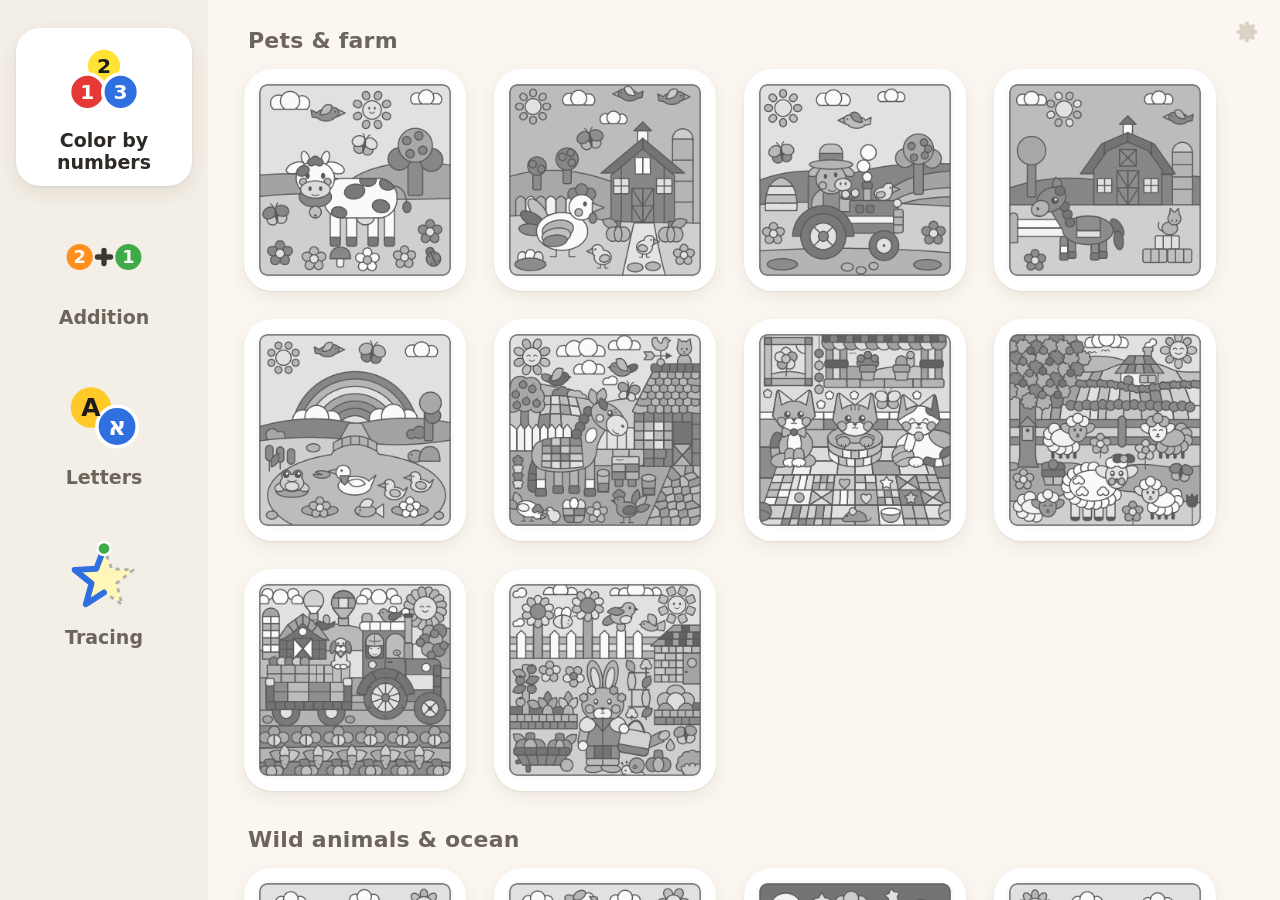
<file: index.html>
<!doctype html>
<html lang="en">
<head>
  <script>(function () {
  var q = location.search;
  var mute = /[?&]mute\b/.test(q) || navigator.webdriver === true || (false && !/[?&]sound\b/.test(q));
  if (!mute) return;
  window.__cbnMuted = true;
  var AC = window.AudioContext || window.webkitAudioContext;
  if (AC) {
    var getDest = null;
    for (var p = AC.prototype; p && !getDest; p = Object.getPrototypeOf(p)) {
      var d = Object.getOwnPropertyDescriptor(p, 'destination');
      if (d && d.get) getDest = d.get;
    }
    var Muted = class extends AC {
      constructor(options) {
        super(options);
        var silent = this.createGain();
        silent.gain.value = 0;
        silent.connect(getDest.call(this));
        Object.defineProperty(this, 'destination', { value: silent, configurable: true });
      }
    };
    window.AudioContext = Muted;
    window.webkitAudioContext = Muted;
  }
  var play = HTMLMediaElement.prototype.play;
  HTMLMediaElement.prototype.play = function () { this.muted = true; return play.call(this); };
})();</script>

  <meta charset="utf-8" />
  <meta name="viewport" content="width=device-width, initial-scale=1, viewport-fit=cover, user-scalable=no" />
  <meta name="mobile-web-app-capable" content="yes" />
  <meta name="apple-mobile-web-app-capable" content="yes" />
  <meta name="apple-mobile-web-app-status-bar-style" content="default" />
  <meta name="apple-mobile-web-app-title" content="Colors" />
  <meta name="theme-color" content="#FBF7F0" />
  <meta name="format-detection" content="telephone=no" />
  <link rel="manifest" href="./manifest.webmanifest" />
  <link rel="apple-touch-icon" href="./icons/apple-touch-icon.png" />
  <link rel="icon" type="image/png" sizes="192x192" href="./icons/icon-192.png" />
  <title>Color by Numbers</title>
  <style>html,body{background:#fbf7f0;margin:0}</style>
  <script type="module" crossorigin src="./assets/main-Bz7SHUrB.js"></script>
  <link rel="modulepreload" crossorigin href="./assets/db-DYBrxev2.js">
  <link rel="stylesheet" crossorigin href="./assets/main-oPlfPm_W.css">
</head>
<body>
  <div id="app"></div>
</body>
</html>
</file>
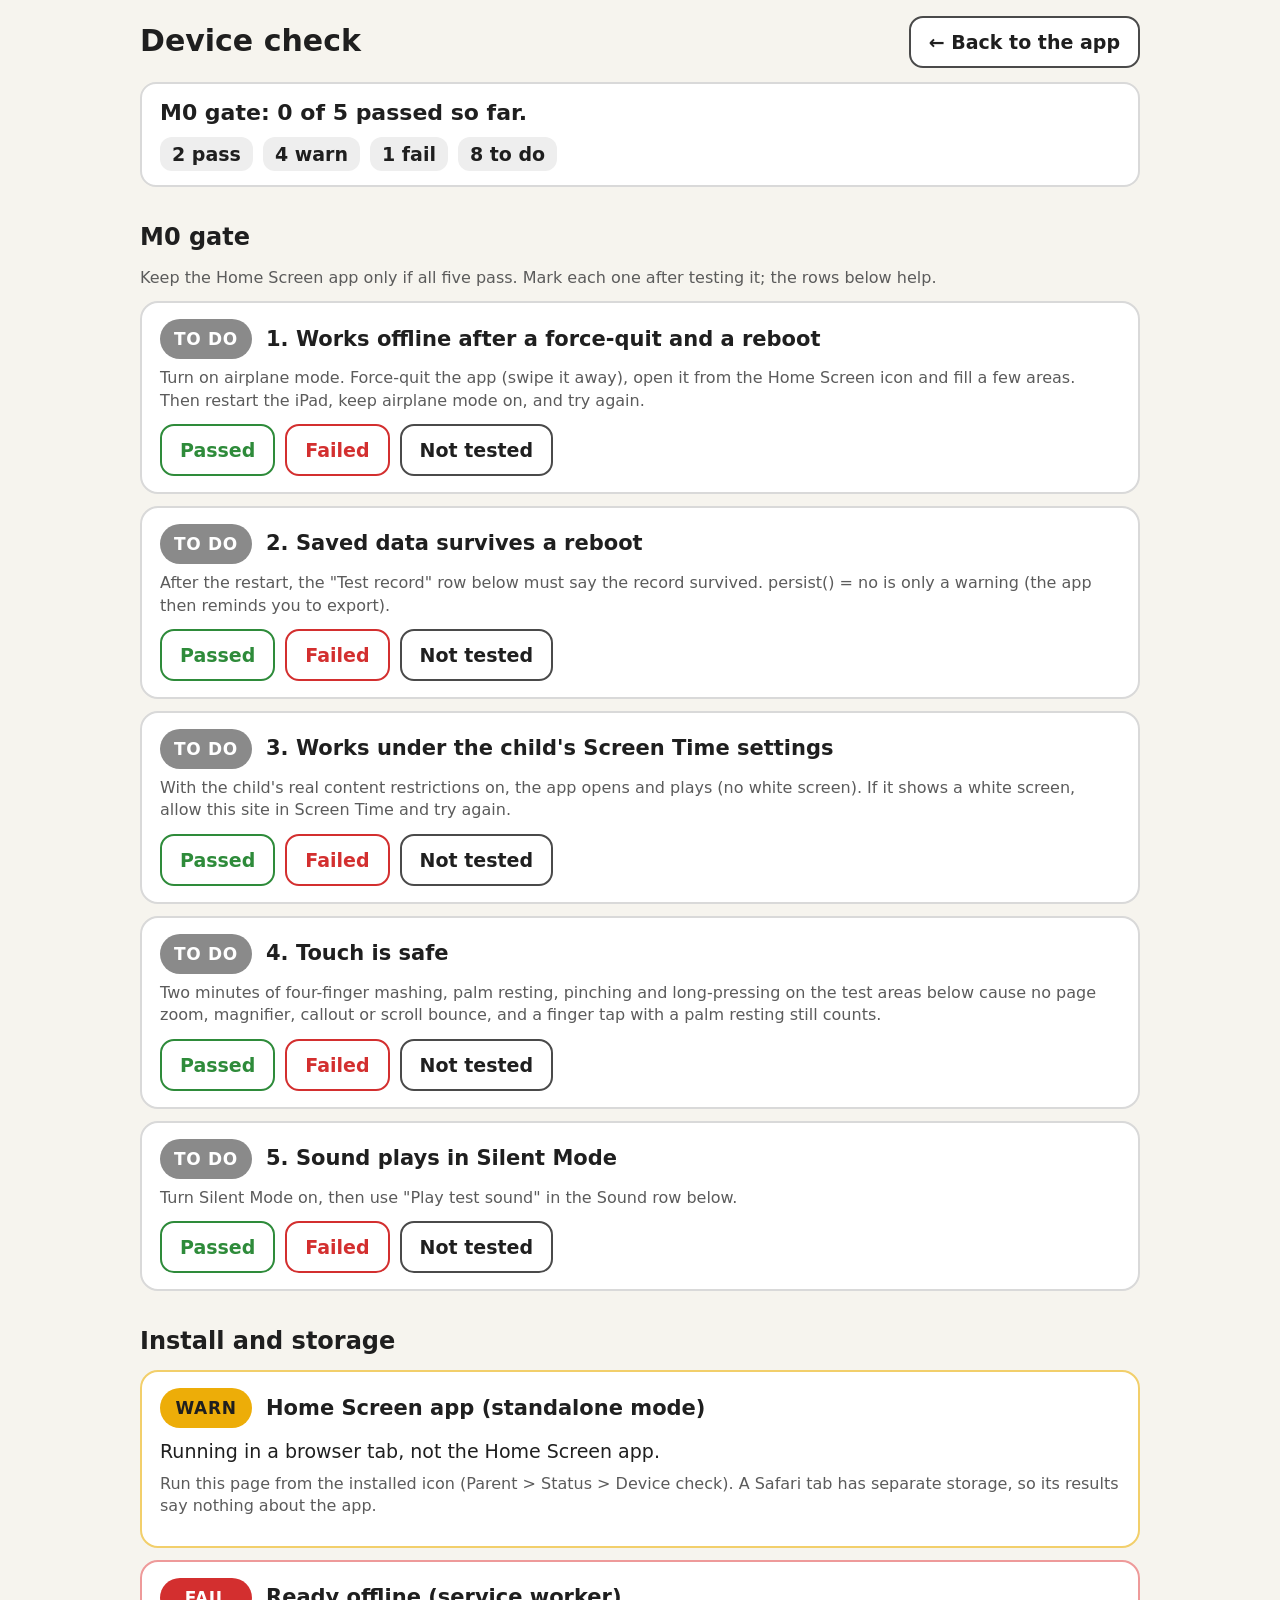
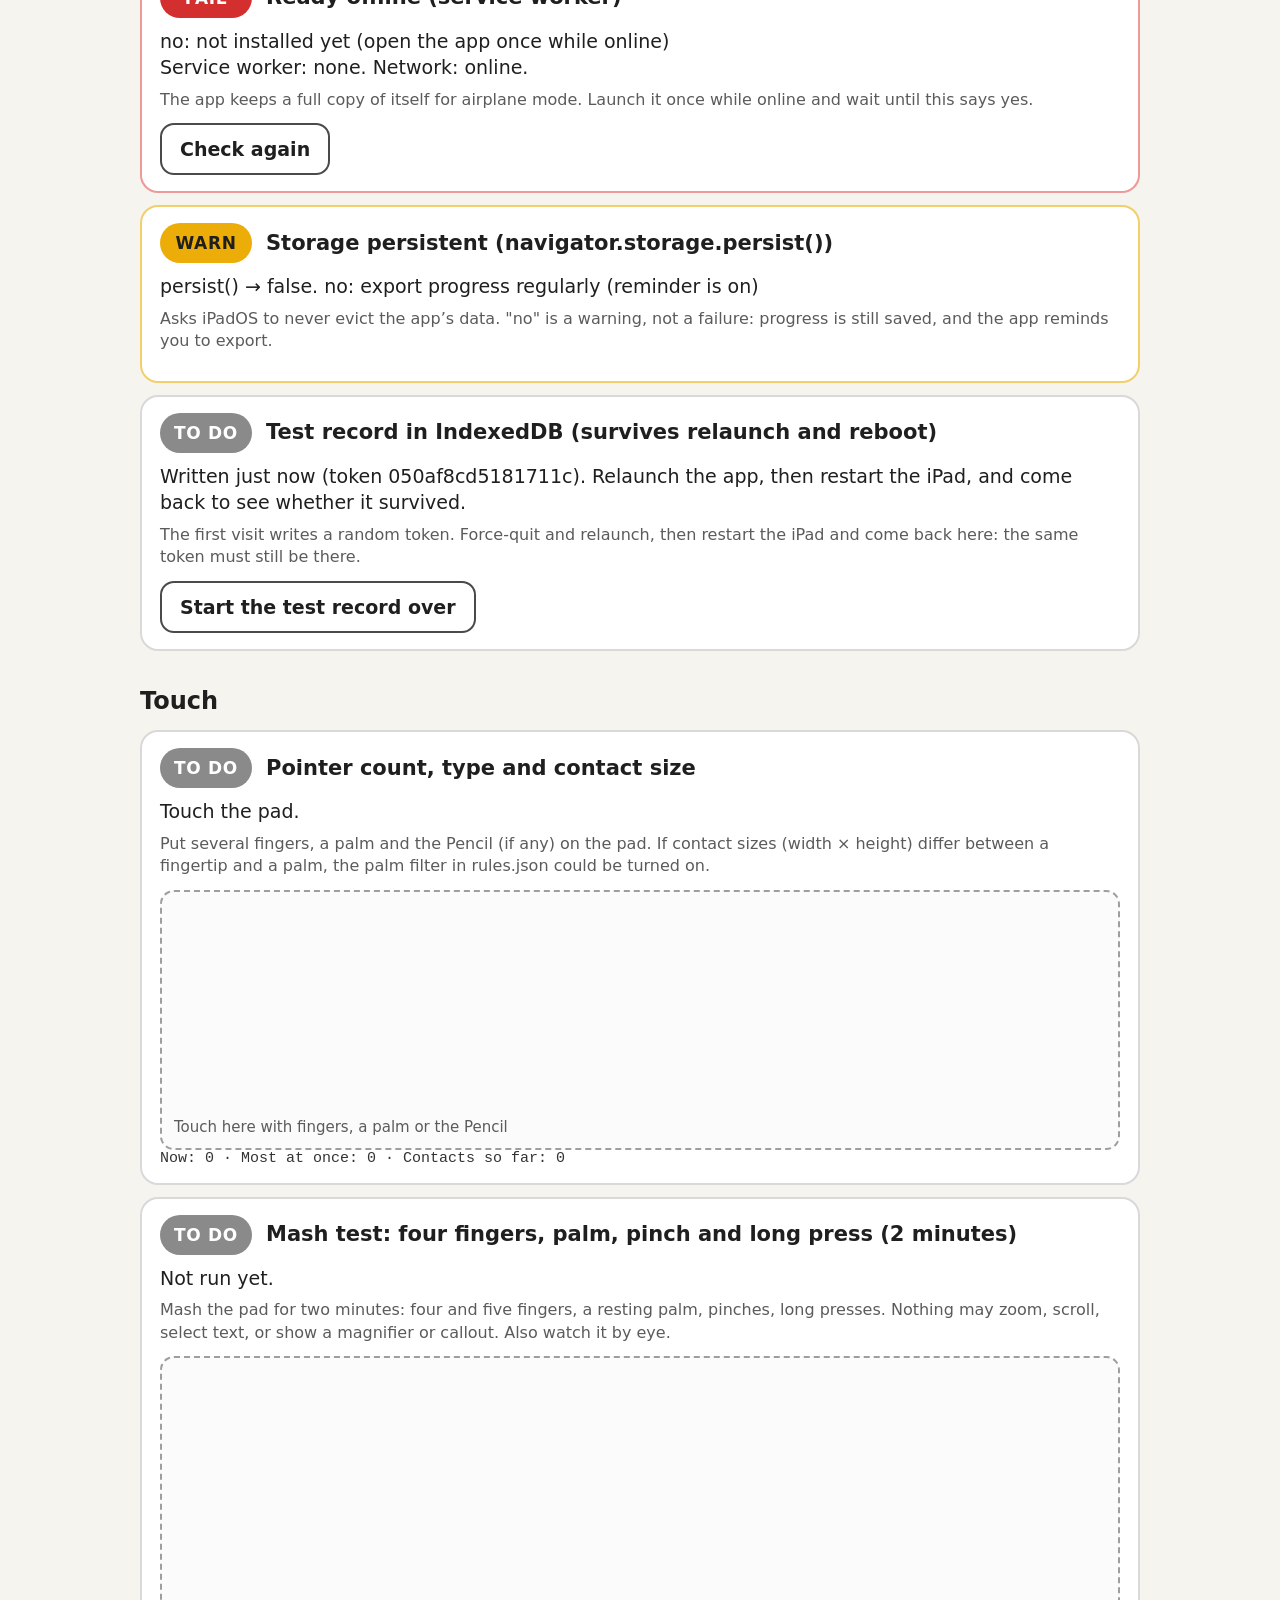
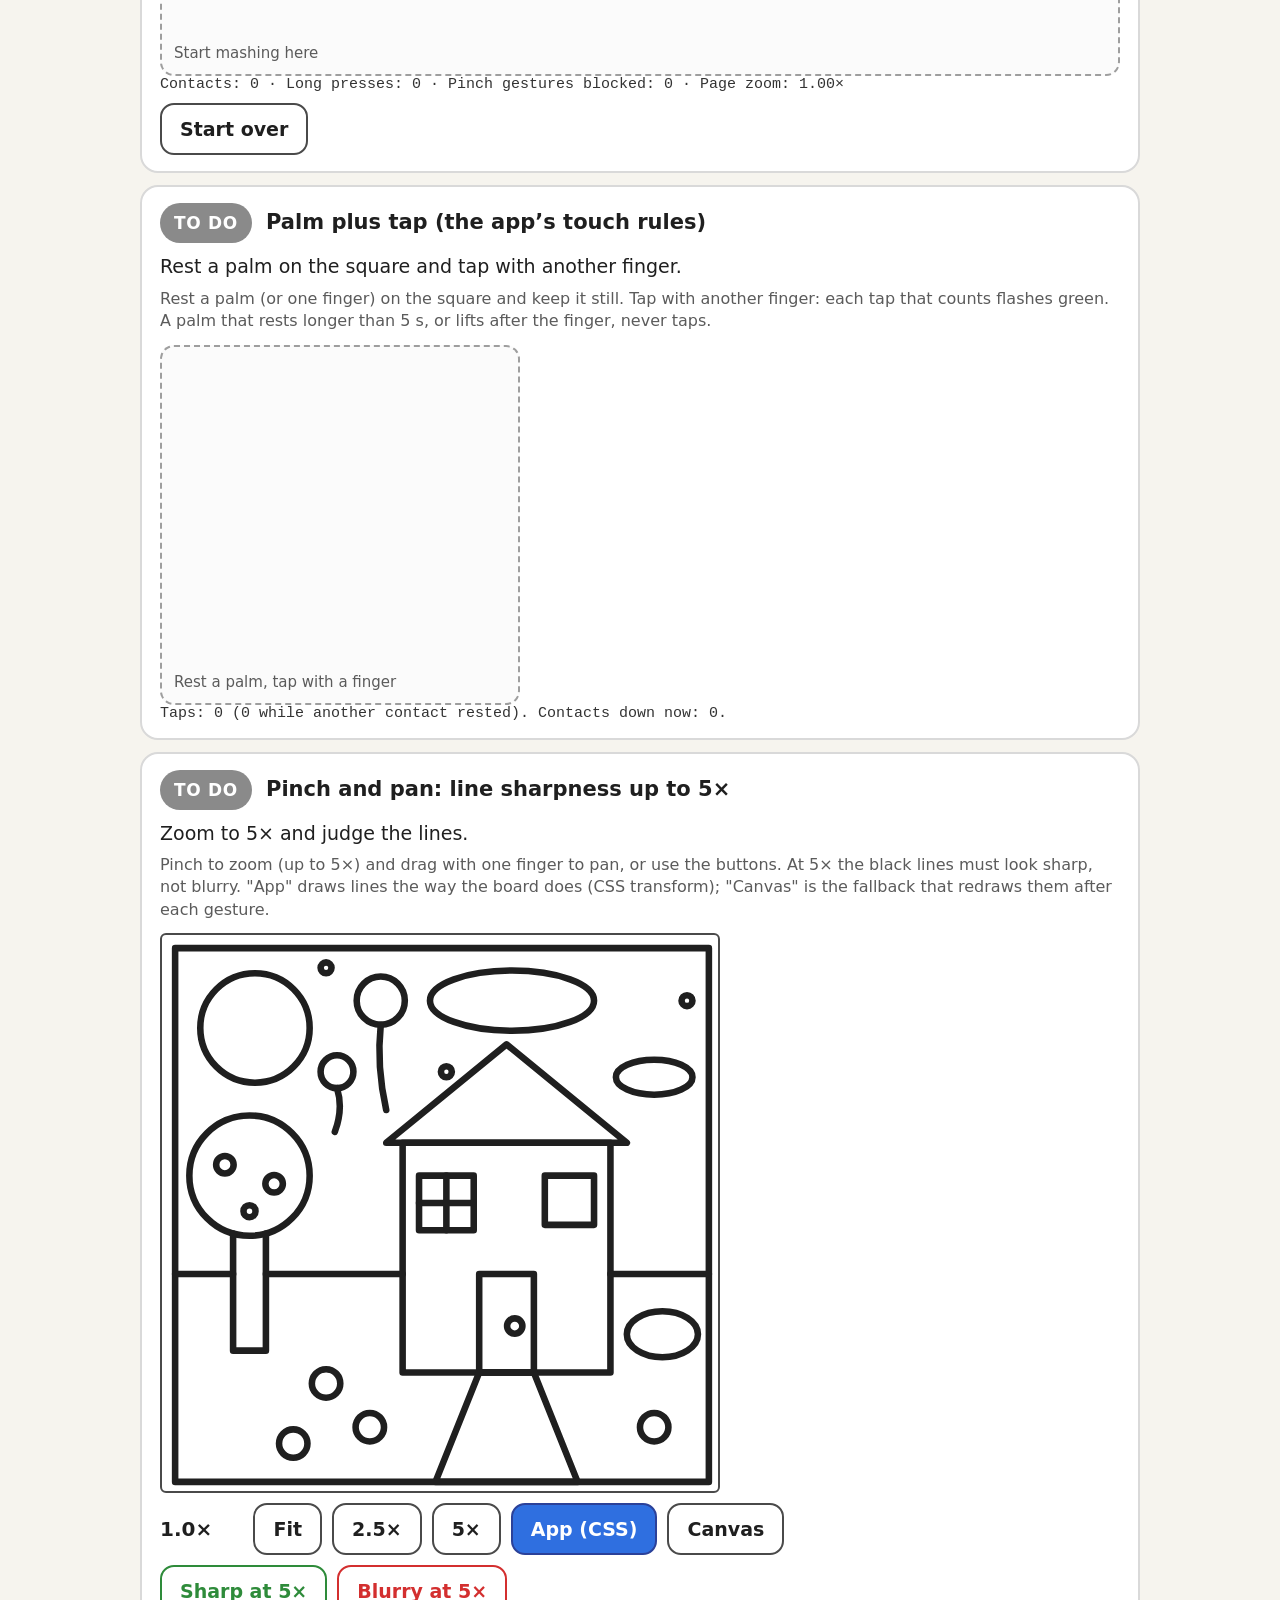
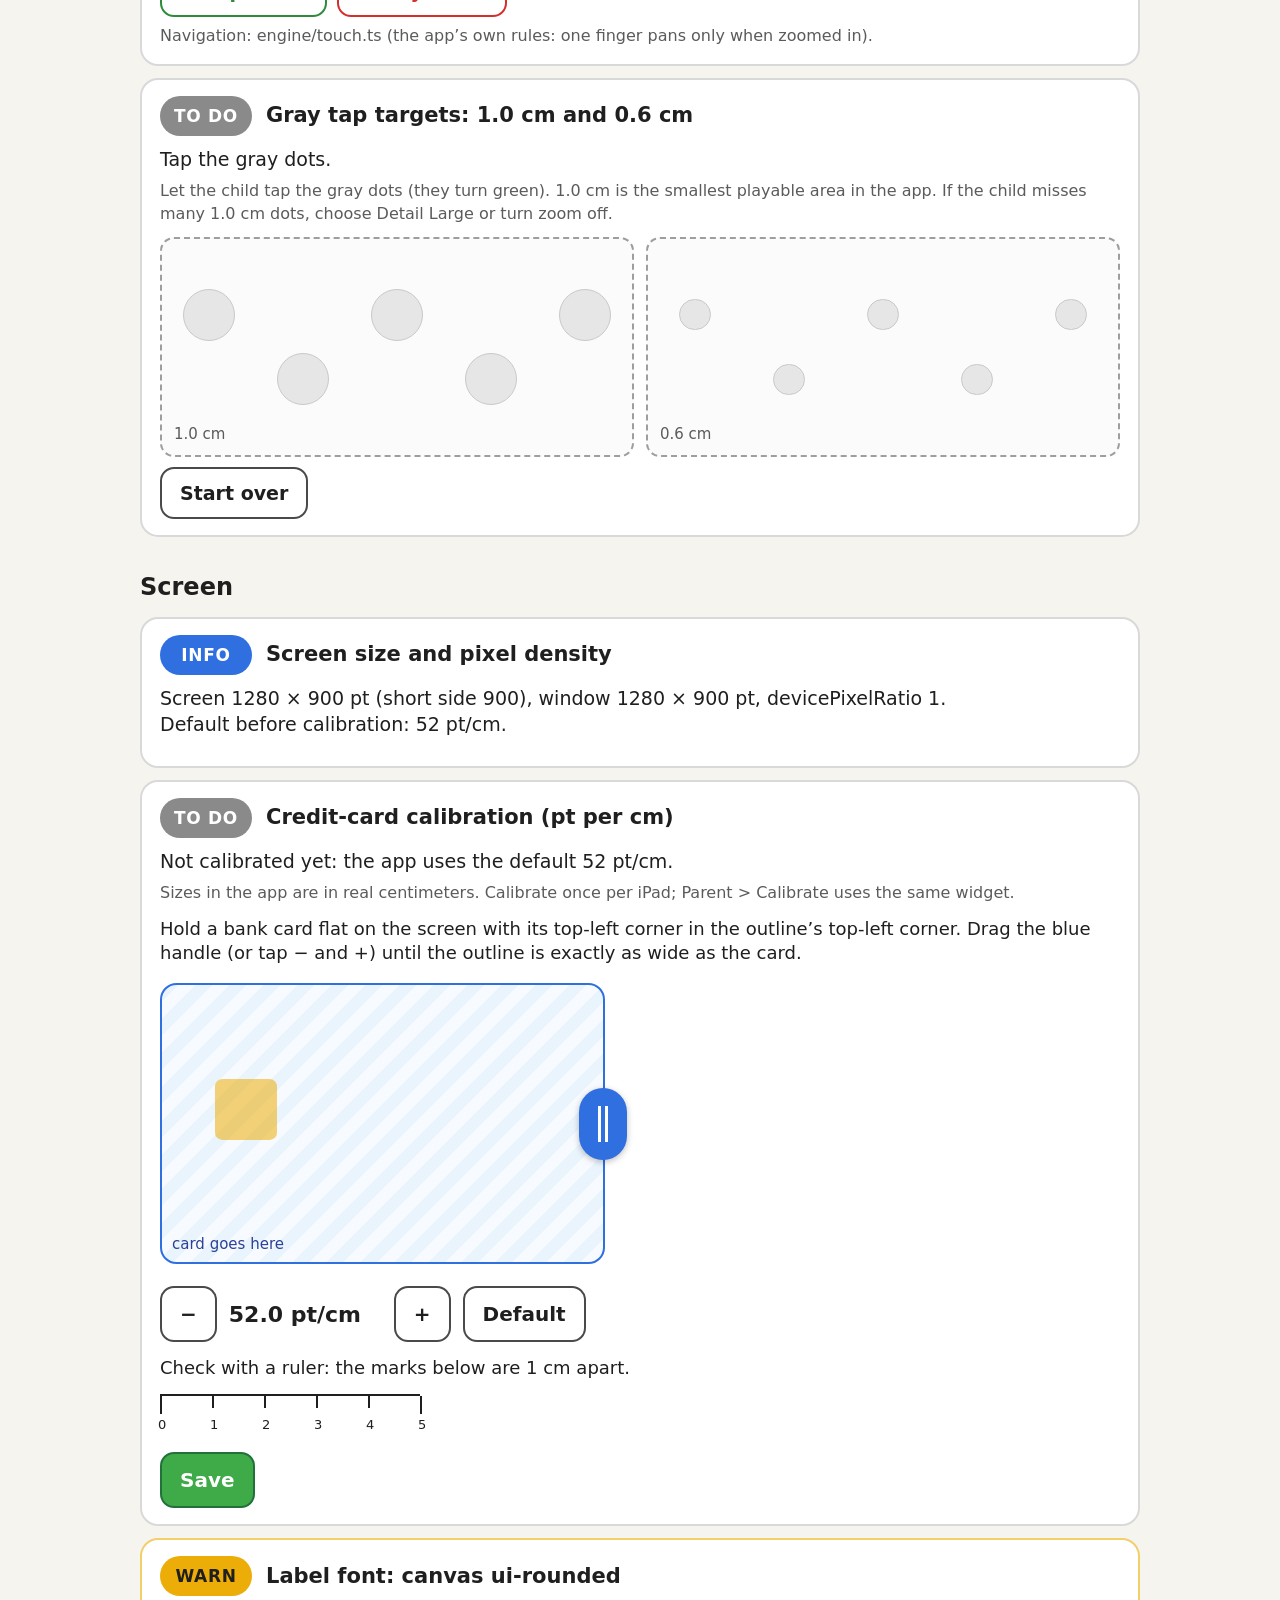
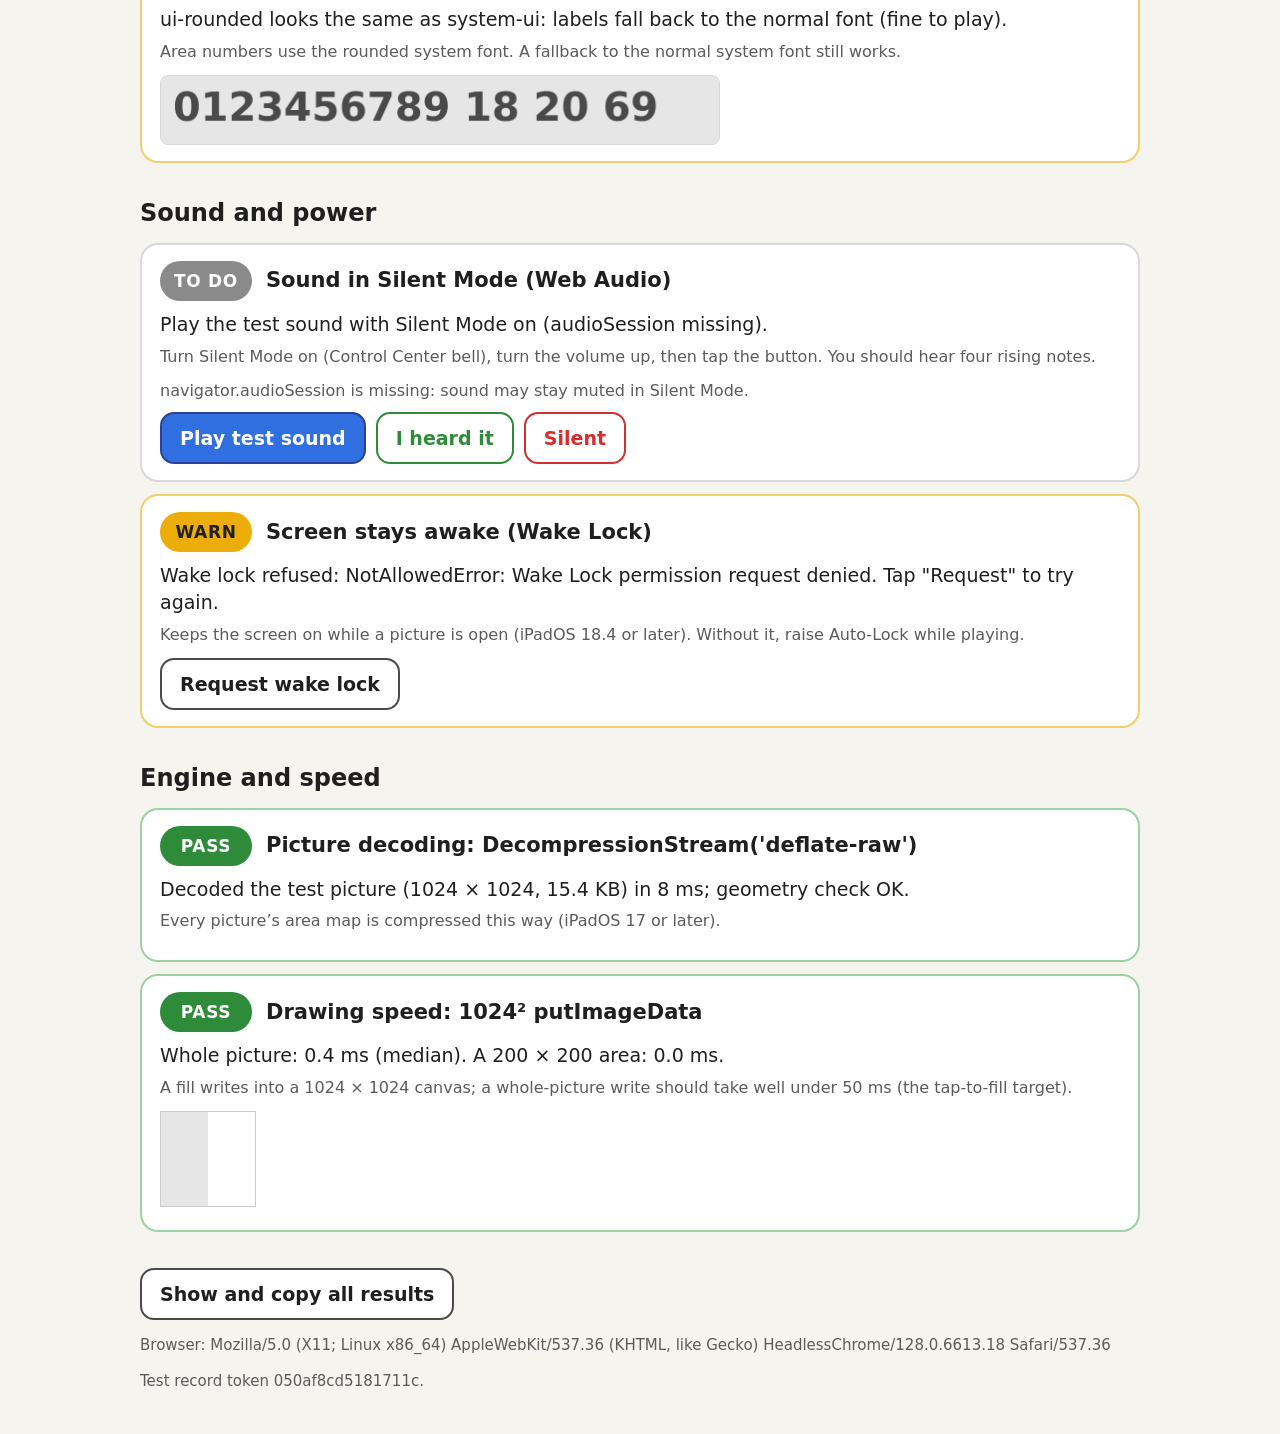
<file: check.html>
<!doctype html>
<html lang="en">
<head>
  <script>(function () {
  var q = location.search;
  var mute = /[?&]mute\b/.test(q) || navigator.webdriver === true || (false && !/[?&]sound\b/.test(q));
  if (!mute) return;
  window.__cbnMuted = true;
  var AC = window.AudioContext || window.webkitAudioContext;
  if (AC) {
    var getDest = null;
    for (var p = AC.prototype; p && !getDest; p = Object.getPrototypeOf(p)) {
      var d = Object.getOwnPropertyDescriptor(p, 'destination');
      if (d && d.get) getDest = d.get;
    }
    var Muted = class extends AC {
      constructor(options) {
        super(options);
        var silent = this.createGain();
        silent.gain.value = 0;
        silent.connect(getDest.call(this));
        Object.defineProperty(this, 'destination', { value: silent, configurable: true });
      }
    };
    window.AudioContext = Muted;
    window.webkitAudioContext = Muted;
  }
  var play = HTMLMediaElement.prototype.play;
  HTMLMediaElement.prototype.play = function () { this.muted = true; return play.call(this); };
})();</script>

  <meta charset="utf-8" />
  <meta name="viewport" content="width=device-width, initial-scale=1, viewport-fit=cover, user-scalable=no" />
  <meta name="mobile-web-app-capable" content="yes" />
  <meta name="apple-mobile-web-app-capable" content="yes" />
  <meta name="apple-mobile-web-app-status-bar-style" content="default" />
  <meta name="apple-mobile-web-app-title" content="Colors" />
  <meta name="theme-color" content="#FFFFFF" />
  <meta name="format-detection" content="telephone=no" />
  <link rel="manifest" href="./manifest.webmanifest" />
  <link rel="apple-touch-icon" href="./icons/apple-touch-icon.png" />
  <link rel="icon" type="image/png" sizes="192x192" href="./icons/icon-192.png" />
  <title>Device check · Color by Numbers</title>
  <style>:root{--lightningcss-light:initial;--lightningcss-dark: ;color-scheme:light;--ink:#1f1f1f;--muted:#5b5b5b;--line:#d9d9d9;--pass:#2e8b3a;--warn:#edad08;--fail:#d32f2f;--todo:#8a8a8a;--info:#2f6fe0}*{box-sizing:border-box}html{text-size-adjust:100%}body{color:var(--ink);touch-action:pan-y;overscroll-behavior:none;-webkit-tap-highlight-color:transparent;padding:max(16px, env(safe-area-inset-top)) max(16px, env(safe-area-inset-right)) max(24px, env(safe-area-inset-bottom)) max(16px, env(safe-area-inset-left));background:#f6f4ee;margin:0;font:18px/1.4 system-ui,-apple-system,sans-serif}#check{max-width:1000px;margin:0 auto}h1{margin:4px 0 6px;font-size:30px}h2{margin:34px 0 12px;font-size:24px}h3{margin:0;font-size:21px}a.back,button,.btn{min-width:52px;min-height:52px;color:var(--ink);touch-action:manipulation;-webkit-user-select:none;user-select:none;cursor:pointer;background:#fff;border:2px solid #4a4a4a;border-radius:14px;justify-content:center;align-items:center;gap:8px;padding:0 18px;font:600 19px system-ui,-apple-system,sans-serif;text-decoration:none;display:inline-flex}button.on{color:#fff;background:#2f6fe0;border-color:#2b4199}button.good{border-color:var(--pass);color:var(--pass)}button.bad{border-color:var(--fail);color:var(--fail)}.topbar{flex-wrap:wrap;justify-content:space-between;align-items:center;gap:12px;display:flex}.summary{border:2px solid var(--line);background:#fff;border-radius:16px;margin:14px 0 0;padding:14px 18px;font-size:19px}.summary strong{font-size:22px}.counts{flex-wrap:wrap;gap:10px;margin-top:8px;display:flex}.item{border:2px solid var(--line);background:#fff;border-radius:18px;margin:12px 0;padding:16px 18px}.item[data-status=pass]{border-color:#9bd3a2}.item[data-status=warn]{border-color:#f2cf6b}.item[data-status=fail]{border-color:#ee9a9a}.item-head{align-items:center;gap:14px;display:flex}.pill{letter-spacing:.04em;color:#fff;background:var(--todo);border-radius:20px;flex:none;justify-content:center;align-items:center;min-width:92px;height:40px;padding:0 12px;font:800 17px system-ui,-apple-system,sans-serif;display:inline-flex}.pill[data-status=pass]{background:var(--pass)}.pill[data-status=warn]{background:var(--warn);color:#1f1f1f}.pill[data-status=fail]{background:var(--fail)}.pill[data-status=info]{background:var(--info)}.pill[data-status=running]{background:#6b2c83}.detail{white-space:pre-line;margin:10px 0 0;font-size:19px}.detail:empty{display:none}.help{color:var(--muted);margin:8px 0 0;font-size:16px}.body{margin-top:12px}.row{flex-wrap:wrap;align-items:center;gap:10px;margin-top:10px;display:flex}.mono{white-space:pre-wrap;color:#333;font:15px ui-monospace,Menlo,monospace}.pad{touch-action:none;-webkit-user-select:none;user-select:none;-webkit-touch-callout:none;background:#fbfbfb;border:2px dashed #9e9e9e;border-radius:14px;position:relative;overflow:hidden}.pad .hint{color:var(--muted);pointer-events:none;font-size:15px;position:absolute;inset:auto 12px 10px}.dot{pointer-events:none;background:#2f6fe026;border:3px solid #2f6fe0;border-radius:50%;width:44px;height:44px;margin:-22px 0 0 -22px;position:absolute}.dot.big{background:#d95f1426;border-color:#d95f14}.flash{pointer-events:none;border:6px solid #3eaa48;border-radius:50%;width:72px;height:72px;margin:-36px 0 0 -36px;animation:.6s ease-out forwards flash;position:absolute}@keyframes flash{0%{opacity:1;transform:scale(.4)}to{opacity:0;transform:scale(1.3)}}.board{touch-action:none;-webkit-user-select:none;user-select:none;-webkit-touch-callout:none;background:#fff;border:2px solid #4a4a4a;border-radius:6px;position:relative;overflow:hidden}.stage{transform-origin:0 0;position:absolute;top:0;left:0}.stage img{-webkit-user-drag:none;-webkit-user-select:none;user-select:none;pointer-events:none;width:100%;height:100%;display:block}.board canvas.redraw{pointer-events:none;position:absolute;top:0;left:0}.zoom-readout{min-width:6ch;font:700 20px system-ui,-apple-system,sans-serif}.targets{grid-template-columns:1fr 1fr;gap:12px;display:grid}.targets .pad{height:220px}.target{pointer-events:none;background:#e6e6e6;border:1px solid #c9c9c9;border-radius:50%;transition:background .15s;position:absolute}.target.hit{background:#3eaa48;border-color:#22703a}.fontsample{border:1px solid var(--line);background:#e6e6e6;border-radius:8px;max-width:100%;display:block}.badge{background:#eee;border-radius:12px;padding:4px 12px;font-weight:700;display:inline-block}.badge.offline{background:#ffe9a8}footer{color:var(--muted);margin:36px 0 10px;font-size:15px}textarea.dump{width:100%;min-height:160px;font:13px ui-monospace,Menlo,monospace}</style>
  <script type="module" crossorigin src="./assets/check-Bcn4yHna.js"></script>
  <link rel="modulepreload" crossorigin href="./assets/db-DYBrxev2.js">
</head>
<body>
  <!-- Platform workstream: the M0 device check (PLAN §3, §10 "check.html items"). In the manifest scope on purpose. -->
  <div id="check"><p>Loading the device check…</p></div>
</body>
</html>
</file>
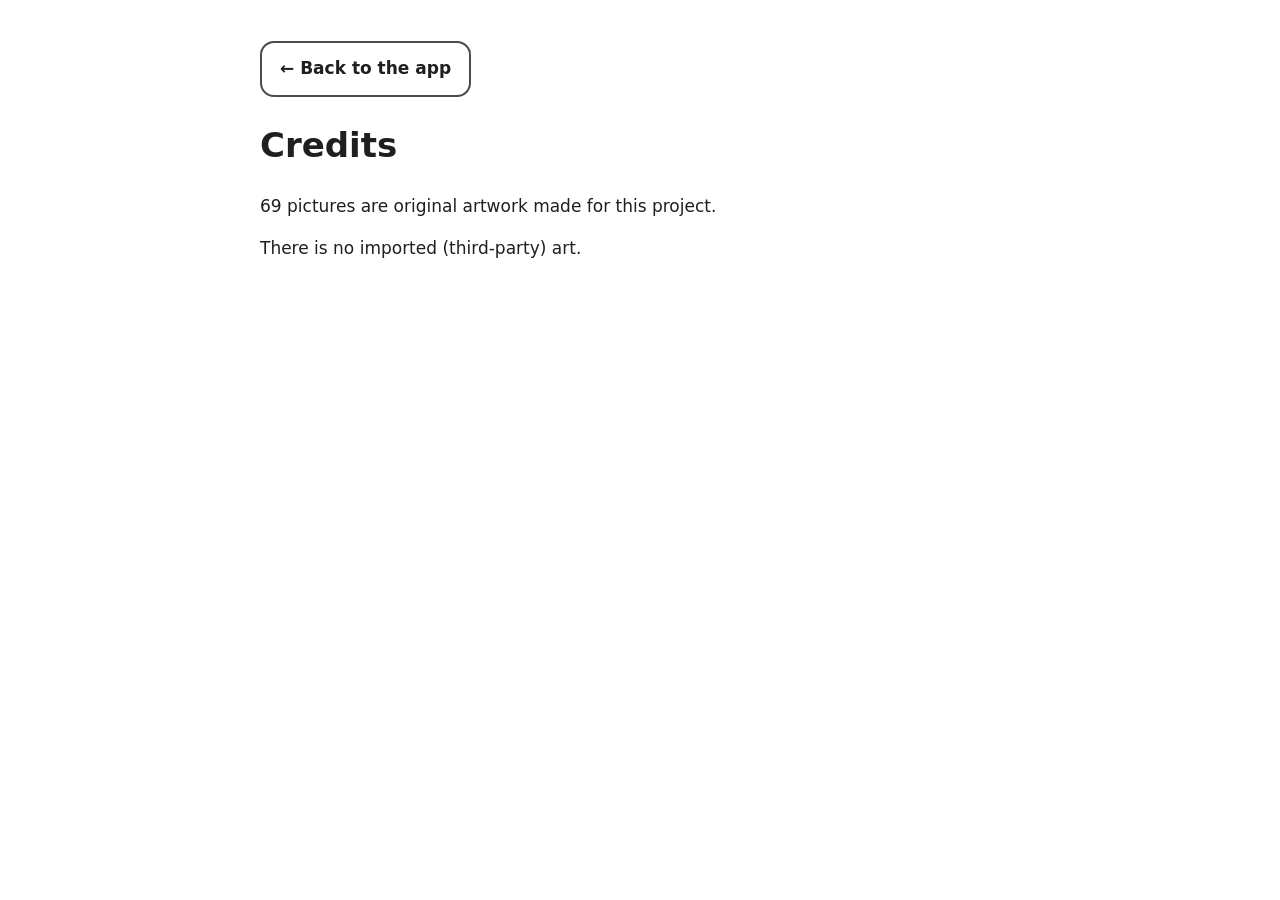
<file: credits.html>
<!doctype html>
<html lang="en">
<head>
<meta charset="utf-8">
<meta name="viewport" content="width=device-width, initial-scale=1">
<title>Credits</title>
<style>
body { font: 17px/1.5 system-ui, -apple-system, sans-serif; margin: 0 auto; max-width: 760px; padding: 24px; color: #1f1f1f; }
table { border-collapse: collapse; width: 100%; }
th, td { text-align: left; padding: 6px 8px; border-bottom: 1px solid #ddd; vertical-align: top; }
a { color: #2f6fe0; word-break: break-all; }
a.back { display: inline-flex; align-items: center; min-height: 52px; padding: 0 18px; border: 2px solid #4a4a4a; border-radius: 14px; color: #1f1f1f; font-weight: 600; text-decoration: none; word-break: normal; }
</style>
</head>
<body>
<p><a class="back" href="./">← Back to the app</a></p>
<h1>Credits</h1>
<p>69 pictures are original artwork made for this project.</p>
<p>There is no imported (third-party) art.</p>
</body>
</html>
</file>
<file: assets/main-oPlfPm_W.css>
:root{--bg:#fbf7f0;--panel:#f4efe6;--ink:#2d2a26;--ink-soft:#6b655c;--line:#e6dfd3;--card:#fff;--accent:#ff8f1f;--good:#3eaa48;--warn:#d95f14;--font:ui-rounded, "SF Pro Rounded", system-ui, -apple-system, "Helvetica Neue", sans-serif;--safe-top:env(safe-area-inset-top,0px);--safe-right:env(safe-area-inset-right,0px);--safe-bottom:env(safe-area-inset-bottom,0px);--safe-left:env(safe-area-inset-left,0px);--lightningcss-light:initial;--lightningcss-dark: ;color-scheme:light}*{box-sizing:border-box}html,body{overscroll-behavior:none;background:var(--bg);height:100%;color:var(--ink);font-family:var(--font);text-size-adjust:100%;margin:0;padding:0;overflow:hidden}body{touch-action:manipulation;-webkit-user-select:none;user-select:none;-webkit-touch-callout:none;-webkit-tap-highlight-color:transparent;position:fixed;inset:0}img,canvas,svg{-webkit-user-drag:none;-webkit-touch-callout:none}#app{position:fixed;inset:0}.safe-probe{visibility:hidden;pointer-events:none;padding:var(--safe-top) var(--safe-right) var(--safe-bottom) var(--safe-left);position:fixed;inset:0}.screen{position:absolute;inset:0;overflow:hidden}.sr{clip:rect(0 0 0 0);white-space:nowrap;width:1px;height:1px;position:absolute;overflow:hidden}.icon{width:100%;height:100%;display:block}[hidden]{display:none!important}.shelf-screen{background:var(--bg)}.shelf-scroll{-webkit-overflow-scrolling:touch;touch-action:pan-y;overscroll-behavior:contain;padding:calc(var(--safe-top) + 28px) calc(var(--safe-right) + 64px) calc(var(--safe-bottom) + 48px) calc(var(--safe-left) + 64px);position:absolute;inset:0;overflow:hidden auto}.shelf-inner{width:calc(var(--cols) * var(--tile) + (var(--cols) - 1) * var(--gap));max-width:100%;margin:0 auto}.shelf-section{margin:0 0 36px}.shelf-section h2{color:var(--ink-soft);letter-spacing:.01em;margin:0 0 16px 4px;font-size:22px;font-weight:700}.tile-grid{grid-template-columns:repeat(var(--cols), var(--tile));gap:var(--gap);display:grid}.fridge-row{gap:var(--gap);touch-action:pan-x;overscroll-behavior-x:contain;scrollbar-width:none;margin:-6px -4px -14px;padding:6px 4px 14px;display:flex;overflow:auto hidden}.fridge-row::-webkit-scrollbar{display:none}.tile{width:var(--tile);height:var(--tile);background:var(--card);cursor:pointer;border-radius:28px;outline:none;flex:none;transition:transform .14s ease-out;position:relative;overflow:hidden;box-shadow:0 1px 2px #3c280a14,0 6px 18px #3c280a14}.tile.pressed{transform:scale(.97)}.tile-art{object-fit:contain;pointer-events:none;border-radius:16px;width:calc(100% - 24px);height:calc(100% - 24px);position:absolute;inset:12px}.tile-art.gray{filter:grayscale()contrast(.75)brightness(1.12);opacity:.85}.fridge-tile{background:#fffdf8;margin:6px;box-shadow:0 0 0 6px #fff,0 2px 3px 6px #3c280a0f,0 8px 20px 6px #3c280a14}.tile-star{pointer-events:none;filter:drop-shadow(0 2px 3px #7850004d);position:absolute}.tile-star.big{width:58px;height:58px;top:10px;right:10px}.tile-star.small{opacity:.9;width:34px;height:34px;top:12px;right:12px}.new-dot{background:#ff5a4e;border-radius:50%;width:20px;height:20px;position:absolute;top:16px;left:16px;box-shadow:0 0 0 4px #fff}.tile-pie{filter:drop-shadow(0 2px 3px #3c280a33);width:52px;height:52px;position:absolute;bottom:12px;right:12px}.tile-pie .pie-bg{fill:#fff}.tile-pie .pie-fill{fill:#3eaa48}.tile-pie .pie-ring{fill:none;stroke:#3eaa48;stroke-width:2.5px}.shelf-error{color:var(--ink-soft);padding:40px;font-size:20px}.shelf-screen{--sidebar:208px;--topbar:112px}.game-bar{z-index:4;background:var(--panel);touch-action:manipulation;gap:14px;display:flex;position:absolute}.shelf-screen[data-bar=side] .game-bar{width:calc(var(--safe-left) + var(--sidebar));padding:calc(var(--safe-top) + 28px) 16px calc(var(--safe-bottom) + 28px) calc(var(--safe-left) + 16px);flex-direction:column;top:0;bottom:0;left:0}.shelf-screen[data-bar=top] .game-bar{height:calc(var(--safe-top) + var(--topbar));padding:calc(var(--safe-top) + 12px) calc(var(--safe-right) + 72px) 12px calc(var(--safe-left) + 72px);flex-direction:row;justify-content:center;top:0;left:0;right:0}.game-tab{color:var(--ink-soft);font-family:var(--font);cursor:pointer;border-radius:24px;outline:none;align-items:center;gap:12px;font-size:19px;font-weight:700;line-height:1.15;transition:background .15s,box-shadow .15s,transform .14s ease-out;display:flex;position:relative}.shelf-screen[data-bar=side] .game-tab{text-align:center;flex-direction:column;justify-content:center;min-height:146px;padding:14px 10px 12px}.shelf-screen[data-bar=top] .game-tab{flex-direction:row;flex:0 240px;gap:8px;min-width:0;padding:8px 12px 8px 8px;font-size:17px}.game-tab.on{background:var(--card);color:var(--ink);box-shadow:0 1px 2px #3c280a14,0 6px 18px #3c280a1a}.game-tab.pressed{transform:scale(.97)}.game-icon{flex:none;width:76px;height:76px}.shelf-screen[data-bar=top] .game-icon{width:56px;height:56px}@media (width<=800px){.shelf-screen[data-bar=top] .game-icon{width:48px;height:48px}.shelf-screen[data-bar=top] .game-tab{font-size:16px}}.game-tab .new-dot{top:12px;left:auto;right:12px}.shelf-screen[data-bar=side] .shelf-scroll{left:calc(var(--safe-left) + var(--sidebar));padding-left:36px}.shelf-screen[data-bar=top] .shelf-scroll{top:calc(var(--safe-top) + var(--topbar));padding-top:24px}.gear{top:calc(var(--safe-top) + 10px);right:calc(var(--safe-right) + 10px);touch-action:none;color:#cfc6b8;opacity:.75;z-index:5;width:44px;height:44px;position:absolute}.gear-face{position:absolute;inset:9px}.hold-ring{pointer-events:none;width:calc(100% + 14px);height:calc(100% + 14px);position:absolute;inset:-7px;overflow:visible}.hold-ring circle{fill:none;stroke-width:7px}.hold-track{stroke:#0000}.hold-ring.active .hold-track{stroke:#00000014}.hold-arc{stroke:var(--accent);stroke-linecap:round;stroke-dasharray:0 100;opacity:0}.hold-ring.active .hold-arc{opacity:1}.wiggle{animation:.38s ease-in-out wiggle}@keyframes wiggle{0%,to{transform:rotate(0)}20%{transform:rotate(-9deg)}45%{transform:rotate(8deg)}70%{transform:rotate(-5deg)}88%{transform:rotate(2deg)}}.board-screen{background:var(--bg);touch-action:none}.board{touch-action:none;isolation:isolate;background:#fff;border-radius:18px;position:absolute;overflow:hidden;box-shadow:0 1px 2px #3c280a14,0 8px 24px #3c280a12;-webkit-mask-image:-webkit-radial-gradient(#fff,#000)}.board-loading{pointer-events:none;background:#fff;border-radius:18px;animation:.5s ease-out .25s both board-loading-in;position:absolute;overflow:hidden;box-shadow:0 1px 2px #3c280a14,0 8px 24px #3c280a12}.board-loading-art{object-fit:contain;filter:grayscale()contrast(.6)brightness(1.15);opacity:.3;width:84%;height:84%;animation:2.6s ease-in-out .75s infinite alternate board-loading-breathe;position:absolute;inset:8%}@keyframes board-loading-in{0%{opacity:0}to{opacity:1}}@keyframes board-loading-breathe{0%{opacity:.3}to{opacity:.55}}.stage{transform-origin:0 0;pointer-events:none;width:1024px;height:1024px;position:absolute;top:0;left:0}.stage.moving{will-change:transform}.stage>canvas,.stage>img{pointer-events:none;width:1024px;height:1024px;position:absolute;top:0;left:0}.overlay-canvas{pointer-events:none;position:absolute;top:0;left:0}.fx-canvas{pointer-events:none;z-index:20;position:absolute;top:0;left:0}.panel{background:var(--panel);touch-action:none;transform-origin:50%;position:absolute}.panel.nudge{animation:.4s ease-in-out panel-nudge}.panel.nudge-flash{animation:.4s ease-in-out panel-flash}@keyframes panel-nudge{0%,to{transform:scale(1)}45%{transform:scale(1.03)}}@keyframes panel-flash{0%,to{box-shadow:inset 0 0 #ff8f1f00}40%{box-shadow:inset 0 0 0 5px #ff8f1fcc}}.swatch-strip{pointer-events:none;--fade-a:0px;--fade-b:0px;position:absolute;overflow:hidden}.swatch-strip[data-fade]{-webkit-mask-image:linear-gradient(to bottom, transparent 0, #000 var(--fade-a), #000 calc(100% - var(--fade-b)), transparent 100%);mask-image:linear-gradient(to bottom, transparent 0, #000 var(--fade-a), #000 calc(100% - var(--fade-b)), transparent 100%)}.swatch-strip[data-fade][data-axis=x]{-webkit-mask-image:linear-gradient(to right, transparent 0, #000 var(--fade-a), #000 calc(100% - var(--fade-b)), transparent 100%);mask-image:linear-gradient(to right, transparent 0, #000 var(--fade-a), #000 calc(100% - var(--fade-b)), transparent 100%)}.swatch-track{will-change:transform;position:absolute;top:0;left:0}.swatch{z-index:1;border-radius:50%;transition:transform .17s cubic-bezier(.2,.9,.3,1.2),opacity .3s;position:absolute}.swatch-ring{width:100%;height:100%;position:absolute;inset:0;overflow:visible}.swatch-ring circle{fill:none;stroke-width:var(--ring-w)}.ring-track{stroke:#e3dccf}.ring-arc{stroke:#4a4a4a;stroke-linecap:round;stroke-dasharray:0 100;transition:stroke-dasharray .3s ease-out}.swatch-disc{inset:calc(var(--ring) + 3px);border-radius:50%;justify-content:center;align-items:center;display:flex;position:absolute;box-shadow:inset 0 -3px #0000001a,0 1px 2px #0000001f}.swatch-disc.light{box-shadow:inset 0 0 0 2px #9a9a9a,inset 0 -3px #0000000f}.swatch-num{font-family:var(--font);font-weight:700;font-size:var(--num);font-variant-numeric:tabular-nums;letter-spacing:-.02em;margin-top:.02em;line-height:1}.swatch-num.underline{text-underline-offset:.1em;text-decoration:underline;text-decoration-thickness:.08em}.swatch.selected{z-index:3;transform:translateY(-8px)scale(1.12)}.swatch.selected .swatch-disc{box-shadow:0 0 0 3px #fff,0 0 0 6.5px #1f1f1f,0 10px 16px #00000047}.swatch.selected .swatch-disc.light{box-shadow:inset 0 0 0 2px #9a9a9a,0 0 0 3px #fff,0 0 0 6.5px #1f1f1f,0 10px 16px #00000047}.swatch.done{opacity:.6}.swatch.done .ring-arc{stroke:#3eaa48}.swatch-check{color:#fff;width:34%;min-width:26px;height:34%;min-height:26px;box-shadow:0 0 0 3px var(--panel);opacity:0;background:#3eaa48;border-radius:50%;padding:3px;transition:opacity .2s,transform .26s cubic-bezier(.2,.9,.3,1.4);position:absolute;top:-2px;right:-2px;transform:scale(.4)}.swatch.done .swatch-check{opacity:1;transform:scale(1)}.swatch.just-done .swatch-disc{animation:.6s ease-out swatch-done}@keyframes swatch-done{0%{transform:scale(1)}35%{transform:scale(1.08)}to{transform:scale(1)}}.swatch-sparkle{pointer-events:none;position:absolute;inset:0}.swatch-sparkle i{clip-path:polygon(50% 0,62% 38%,100% 50%,62% 62%,50% 100%,38% 62%,0 50%,38% 38%);opacity:0;background:#ffd84a;width:14px;height:14px;margin:-7px;position:absolute;top:50%;left:50%}.swatch.sparkling .swatch-sparkle i{animation:.56s ease-out swatch-sparkle}@keyframes swatch-sparkle{0%{opacity:0;transform:rotate(var(--a)) translateY(-20%) scale(.3)}30%{opacity:1}to{opacity:0;transform:rotate(var(--a)) translateY(calc(var(--cell) * -.62)) scale(1.1)}}.pad{pointer-events:none;position:absolute}.swatch.key .swatch-disc.blank{background:#fff;box-shadow:inset 0 0 0 2px #d8cfc1,inset 0 -3px #0000000d,0 1px 2px #3c280a1a}.swatch.key .swatch-disc.blank .swatch-num{color:var(--ink)}.swatch.key:not(.selected):not(.done) .swatch-ring{visibility:hidden}.swatch.key.key-wiggle{animation:.35s linear key-wiggle}@keyframes key-wiggle{0%,to{transform:translate(0)}12.5%{transform:translate(-6px)}37.5%{transform:translate(5px)}62.5%{transform:translate(-4px)}87.5%{transform:translate(2.5px)}}.question{background:var(--card);font-family:var(--font);font-weight:700;font-size:var(--q,48px);color:var(--ink);font-variant-numeric:tabular-nums;white-space:nowrap;pointer-events:none;border-radius:24px;justify-content:center;align-items:center;gap:.2em;line-height:1;display:flex;position:absolute;box-shadow:0 1px 2px #3c280a14,0 6px 18px #3c280a14}.question.fresh{animation:.42s ease-out question-in}@keyframes question-in{0%{opacity:0;transform:scale(.94)}to{opacity:1;transform:scale(1)}}.question .q-op{color:var(--ink-soft)}.question .underline{text-underline-offset:.1em;text-decoration:underline;text-decoration-thickness:.08em}.question .q-box{letter-spacing:-.02em;background:#faf6ef;border:.06em dashed #b9ae9d;border-radius:.26em;justify-content:center;align-items:center;width:1.3em;height:1.2em;display:inline-flex}.question .q-box.answered{border:0;animation:.32s cubic-bezier(.2,.9,.3,1.3) box-in;box-shadow:inset 0 -.05em #0000001a}.question .q-box.answered.light{box-shadow:inset 0 0 0 2px #9a9a9a}.swatch-num.letter{font-variant-numeric:normal;letter-spacing:0}.question.letter-q{gap:.4em}.question .q-box.q-letter{letter-spacing:0;width:1.4em}.question .q-box.shown{background:#fff;border:.05em solid #d8cfc1}@keyframes box-in{0%{transform:scale(.6)}to{transform:scale(1)}}@media (prefers-reduced-motion:reduce){.question.fresh,.question .q-box.answered{animation:none}}.pbtn{z-index:4;position:absolute}.pbtn-face{color:#3a3631;background:#fff;border-radius:50%;padding:22%;transition:opacity .3s,transform .15s;position:absolute;inset:0;box-shadow:0 1px 2px #3c280a1f,0 4px 12px #3c280a1a}.house .pbtn-face{border-radius:22px;padding:20%}.find .pbtn-face{padding:22%}.find[data-state=dim] .pbtn-face,.find[data-state=resting] .pbtn-face{opacity:.4}.fit .pbtn-face{padding:24%}.replay .pbtn-face{padding:20%}.again .pbtn-face{padding:18%}.house .hold-ring{width:calc(100% + 16px);height:calc(100% + 16px);inset:-8px}.done-panel{pointer-events:none;position:absolute}.done-star{filter:drop-shadow(0 6px 10px #96640040);width:100%;height:100%}.panel.is-done .done-star{animation:.7s cubic-bezier(.2,.9,.3,1.35) both star-in}.panel.is-done.replaying .done-star{opacity:.25;filter:grayscale();animation:none}.panel.is-done.replaying .pbtn.replay,.panel.is-done.replaying .pbtn.again{visibility:hidden}@keyframes star-in{0%{opacity:0;transform:scale(.2)rotate(-25deg)}to{opacity:1;transform:scale(1)rotate(0)}}.gate-screen{padding:calc(var(--safe-top) + 20px) 20px calc(var(--safe-bottom) + 20px);touch-action:manipulation;background:#28221c6b;justify-content:center;align-items:center;display:flex}.gate-card{background:var(--card);text-align:center;border-radius:30px;width:min(440px,100%);padding:28px 32px 32px;box-shadow:0 20px 60px #1e140a40}.gate-card.shake{animation:.42s ease-in-out shake}@keyframes shake{0%,to{transform:translate(0)}20%{transform:translate(-12px)}45%{transform:translate(10px)}70%{transform:translate(-6px)}}.gate-title{font-size:26px;font-weight:700}.gate-hint{color:var(--ink-soft);margin-top:4px;font-size:17px}.gate-words{white-space:nowrap;margin:16px 0 14px;font-size:36px;font-weight:700}.gate-slots{justify-content:center;gap:12px;margin:0 auto 20px;display:flex}.gate-slot{font-variant-numeric:tabular-nums;background:#f5f1ea;border-radius:16px;width:60px;height:64px;font-size:36px;font-weight:700;line-height:64px;box-shadow:inset 0 0 0 2px #e6dfd3}.gate-slot.filled{box-shadow:none}.gate-pad{grid-template-columns:repeat(3,1fr);gap:12px;display:grid}.gate-key{height:76px;color:var(--ink);font:700 32px var(--font);touch-action:manipulation;background:#f3eee5;border:none;border-radius:20px;justify-content:center;align-items:center;display:flex}.gate-key:active{background:#e7e0d4}.gate-key .icon{width:38px;height:38px}.gate-close{top:calc(var(--safe-top) + 16px);left:calc(var(--safe-left) + 16px);width:60px;height:60px;color:var(--ink);background:#fff;border:none;border-radius:50%;padding:14px;position:absolute;box-shadow:0 4px 14px #00000026}.parent-screen{touch-action:manipulation;-webkit-user-select:text;user-select:text;background:#f6f3ee;flex-direction:column;display:flex}.parent-header{padding:calc(var(--safe-top) + 14px) calc(var(--safe-right) + 24px) 14px calc(var(--safe-left) + 24px);border-bottom:1px solid var(--line);background:#f6f3ee;justify-content:space-between;align-items:center;display:flex}.parent-header h1{margin:0;font-size:28px}.parent-done{font:700 19px var(--font);color:#fff;background:#2f6fe0;border:none;border-radius:14px;padding:12px 24px}.parent-scroll{touch-action:pan-y;-webkit-overflow-scrolling:touch;overscroll-behavior:contain;flex:1;overflow-y:auto}.parent-body{max-width:760px;padding:18px 24px calc(var(--safe-bottom) + 60px);margin:0 auto}.parent-section{background:#fff;border-radius:20px;margin:18px 0;padding:6px 20px;box-shadow:0 1px 3px #3c280a0f}.parent-section h2{text-transform:uppercase;letter-spacing:.06em;color:var(--ink-soft);margin:14px 0 4px;font-size:15px}.parent-row{border-top:1px solid #f0ebe3;align-items:center;gap:16px;min-height:72px;padding:14px 0;display:flex}.parent-section h2+.parent-row{border-top:none}.row-text{flex:1;min-width:0}.row-title{font-size:19px;font-weight:650}.row-desc{color:var(--ink-soft);margin-top:3px;font-size:15px;line-height:1.35}.row-control{flex:none}.row-block{border-top:1px solid #f0ebe3;padding:14px 0}.note{color:var(--ink-soft);margin:6px 0 14px;font-size:14px}.toggle{background:#d9d3c9;border:none;border-radius:19px;width:64px;height:38px;padding:0;transition:background .16s;position:relative}.toggle .knob{background:#fff;border-radius:50%;width:32px;height:32px;transition:transform .16s;position:absolute;top:3px;left:3px;box-shadow:0 2px 5px #0003}.toggle.on{background:var(--good)}.toggle.on .knob{transform:translate(26px)}.segmented{background:#efe9df;border-radius:14px;gap:2px;padding:3px;display:flex}.segmented button{font:600 17px var(--font);color:var(--ink);background:0 0;border:none;border-radius:11px;min-width:76px;min-height:44px;padding:10px 16px}.segmented button.on{background:#fff;box-shadow:0 1px 4px #00000024}.segmented.disabled{opacity:.45}.stepper{align-items:center;gap:8px;display:flex}.stepper .step{width:52px;height:52px;font:700 28px var(--font);color:var(--ink);background:#efe9df;border:none;border-radius:50%;line-height:1}.stepper .step:disabled{opacity:.35}.step-value{text-align:center;font-variant-numeric:tabular-nums;min-width:52px;font-size:30px;font-weight:700}.btn{font:600 17px var(--font);color:var(--ink);background:#efe9df;border:none;border-radius:14px;align-items:center;min-height:48px;padding:12px 20px;text-decoration:none;display:inline-flex}.btn.small{min-height:40px;padding:8px 16px}.btn.danger{color:#a52830;background:#fde3dc}.btn:disabled{opacity:.4}.hidden-file{display:none}.reset-list{margin-top:8px}.reset-row{justify-content:space-between;align-items:center;padding:6px 0;font-size:17px;display:flex}.parent-status{min-height:0;font-size:15px}.parent-status.ok:not(:empty){color:#22703a;padding:0 0 12px}.parent-status.error:not(:empty){color:#a52830;padding:0 0 12px}.badge{border-radius:12px;padding:6px 14px;font-size:15px;font-weight:700}.badge.ok{color:#22703a;background:#dff3e1}.badge.off{color:var(--ink-soft);background:#efe9df}.badge.warn{color:#a52830;background:#fde3dc}.value{color:var(--ink-soft);font-variant-numeric:tabular-nums;font-size:17px}.value.warn{color:var(--warn);font-weight:700}.links{border-top:1px solid #f0ebe3;gap:12px;padding:14px 0 18px;display:flex}.calibrate-host:not(:empty){padding:8px 0 18px}@media (prefers-reduced-motion:reduce){.swatch,.tile,.toggle .knob{transition:none}.panel.is-done .done-star,.board-loading-art{animation:none}}.trace-screen{background:var(--bg);touch-action:none}.trace-board{touch-action:none}.trace-canvas{pointer-events:none;position:absolute;top:0;left:0}.trace-star{pointer-events:none;opacity:0;position:absolute;transform:scale(.2)}.trace-screen.done .trace-star{animation:.7s cubic-bezier(.2,.9,.3,1.35) both star-in}.trace-star .done-star{filter:drop-shadow(0 6px 10px #96640040);width:100%;height:100%}.tile.trace-tile .tile-art{background:#fff}.tile.trace-tile .tile-art.gray{filter:none;opacity:1}
</file>
